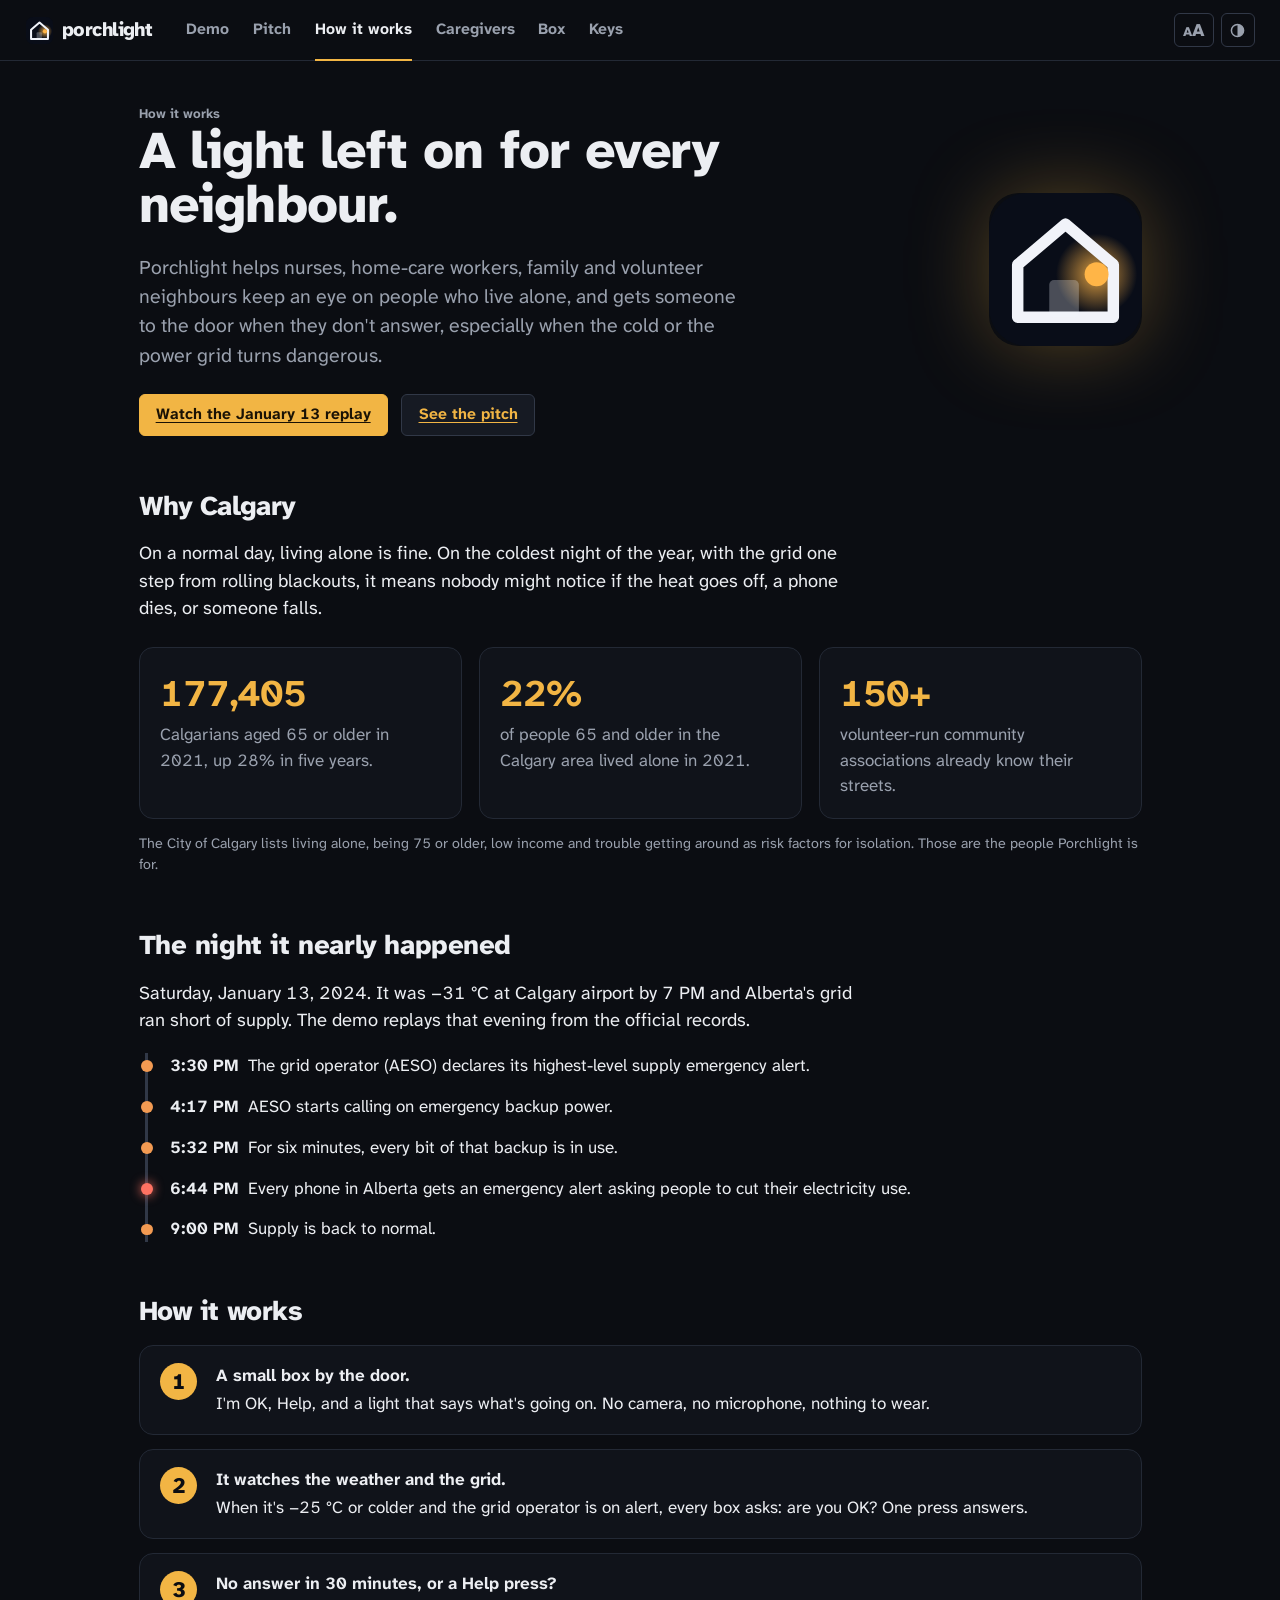
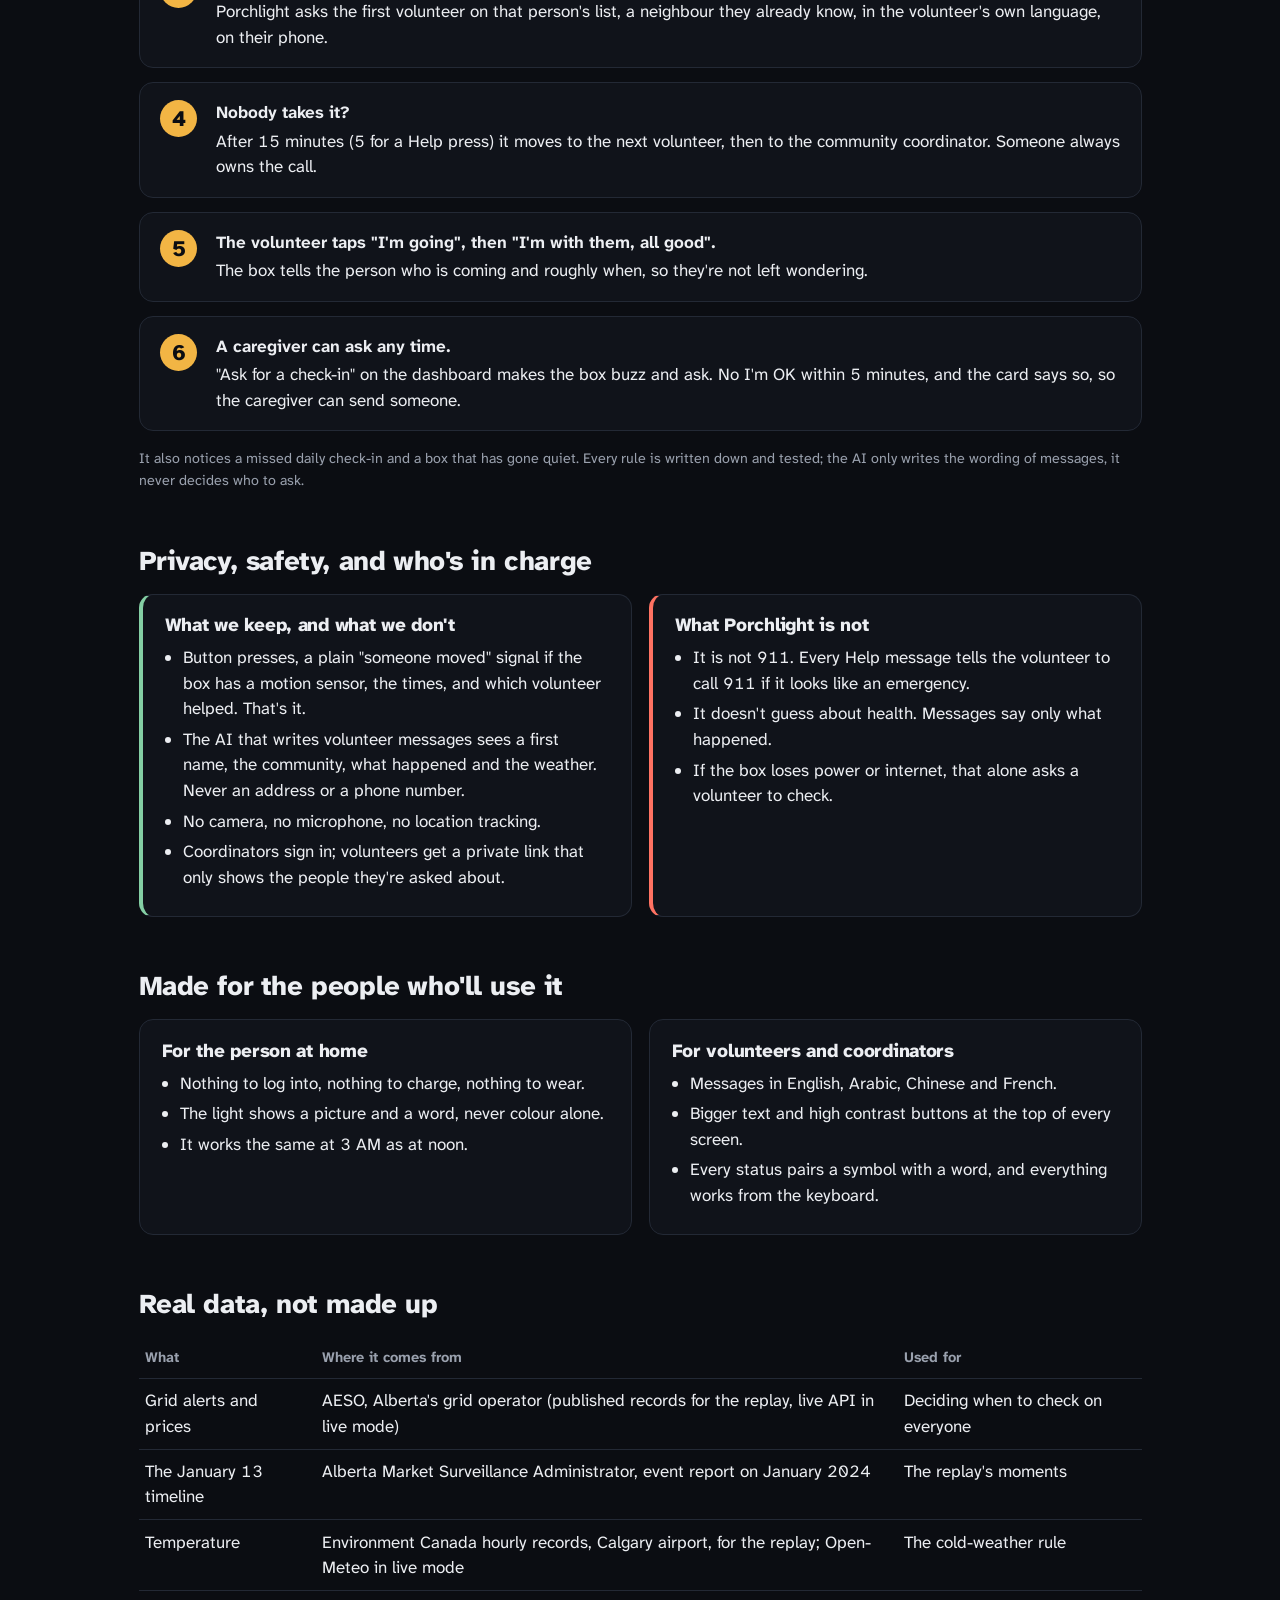
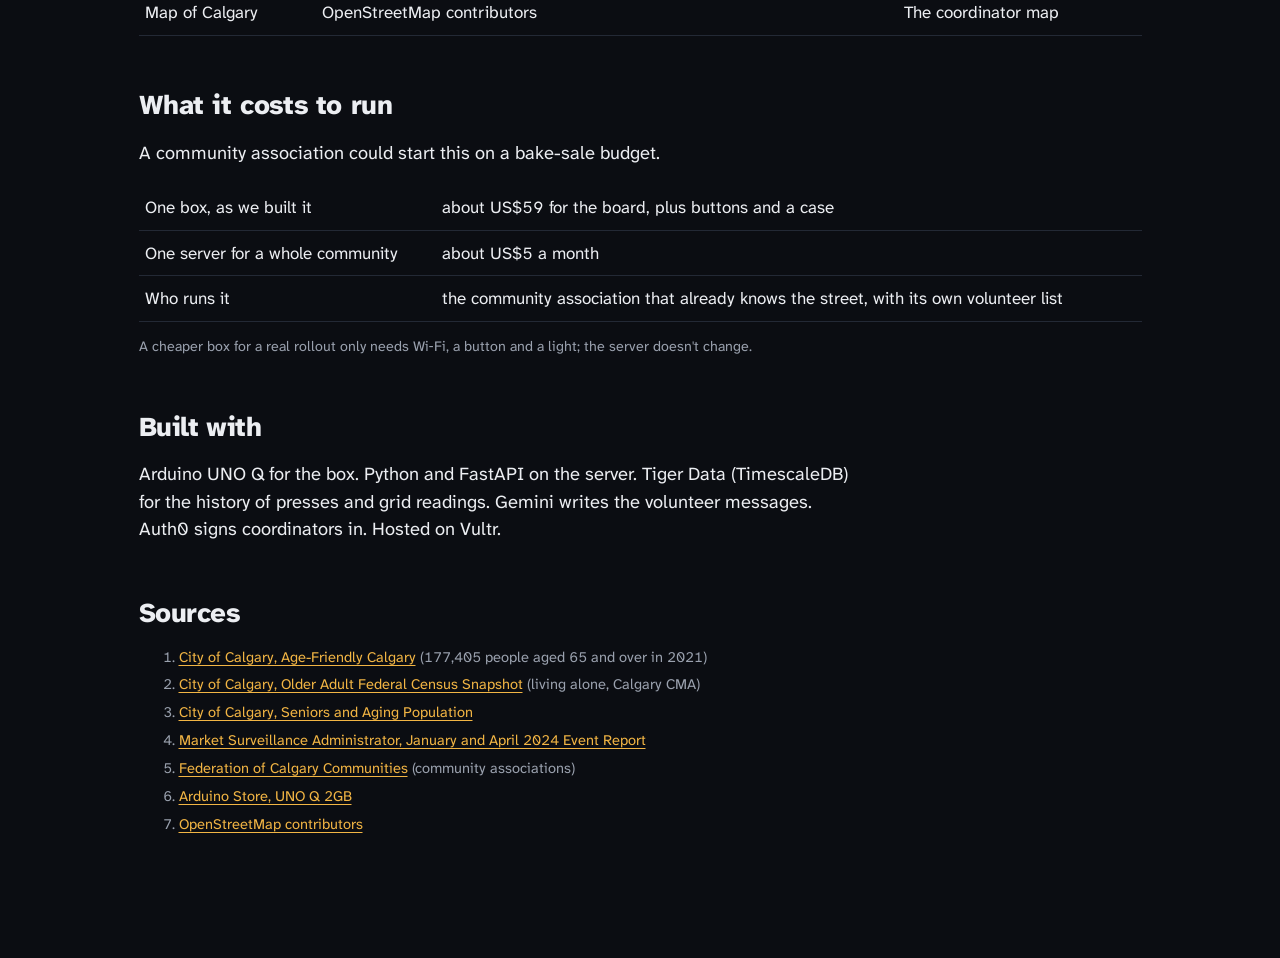
<file: web/about.html>
<!doctype html>
<html lang="en">
<head>
  <meta charset="utf-8">
  <meta name="viewport" content="width=device-width, initial-scale=1">
  <title>Porchlight · How it works</title>
  <meta name="description" content="Porchlight checks on older neighbours when Calgary gets dangerously cold or the power grid is in trouble, and asks a caregiver or a volunteer neighbour to check when someone doesn't answer.">
  <link rel="preconnect" href="https://fonts.googleapis.com">
  <link href="https://fonts.googleapis.com/css2?family=Atkinson+Hyperlegible+Next:wght@400;500;700;800&family=Atkinson+Hyperlegible+Mono:wght@400;700&display=swap" rel="stylesheet">
  <link rel="stylesheet" href="style.css">
  <link rel="icon" href="mark.svg" type="image/svg+xml">
  <style>
    .page { max-width: 62rem; margin: 0 auto; padding: 2.5rem 1.5rem 4rem; }
    .hero { display: grid; grid-template-columns: 1fr auto; gap: 2rem; align-items: center; margin-bottom: 3rem; }
    .hero h1 { font-size: clamp(2rem, 4.5vw, 3.1rem); line-height: 1.04; max-width: 18ch; }
    .hero p { font-size: 1.15rem; max-width: 46ch; color: var(--muted); }
    .hero .glow { width: 9rem; height: 9rem; border-radius: 30px; box-shadow: 0 0 5rem -0.5rem var(--amber-glow); }
    section { margin: 3.2rem 0; }
    section > h2 { font-size: 1.6rem; margin-bottom: 1rem; }
    .lead { font-size: 1.08rem; max-width: 60ch; }
    .stats { display: grid; grid-template-columns: repeat(3, 1fr); gap: 1rem; margin: 1.4rem 0 0.6rem; }
    .stat { background: var(--panel); border: 1px solid var(--line); border-radius: 14px; padding: 1.1rem 1.2rem; }
    .stat b { display: block; font-family: var(--display); font-size: 2.2rem; color: var(--amber); letter-spacing: -0.03em; }
    .stat span { color: var(--muted); }
    .steps { counter-reset: s; list-style: none; padding: 0; display: grid; gap: 0.8rem; }
    .steps li { counter-increment: s; display: grid; grid-template-columns: 2.4rem 1fr; gap: 0.9rem; align-items: start;
                background: var(--panel); border: 1px solid var(--line); border-radius: 14px; padding: 1rem 1.2rem; }
    .steps li::before { content: counter(s); font-family: var(--display); font-weight: 800; font-size: 1.3rem; color: var(--ink);
                        background: var(--amber); border-radius: 50%; width: 2.2rem; height: 2.2rem; display: grid; place-items: center; }
    .steps b { display: block; margin-bottom: 0.2rem; }
    .timeline { border-left: 3px solid var(--line-2); margin: 1rem 0 0 0.4rem; padding-left: 1.3rem; }
    .timeline div { position: relative; margin: 0 0 0.9rem; }
    .timeline div::before { content: ""; position: absolute; left: -1.75rem; top: 0.42rem; width: 0.7rem; height: 0.7rem; border-radius: 50%; background: var(--watch); }
    .timeline div.e::before { background: var(--coral); box-shadow: 0 0 0.6rem var(--coral); }
    .timeline time { font-weight: 700; margin-right: 0.5rem; }
    .two { display: grid; grid-template-columns: 1fr 1fr; gap: 1rem; }
    .card { background: var(--panel); border: 1px solid var(--line); border-radius: 14px; padding: 1.2rem 1.3rem; }
    .card h3 { font-size: 1.1rem; margin-bottom: 0.5rem; }
    .card ul { margin: 0; padding-left: 1.1rem; }
    .card li { margin: 0.3rem 0; }
    table { width: 100%; border-collapse: collapse; }
    th, td { text-align: left; padding: 0.55rem 0.4rem; border-bottom: 1px solid var(--line); vertical-align: top; }
    th { color: var(--muted); font-weight: 700; font-size: 0.85rem; }
    .promise { border-left: 4px solid var(--mint); }
    .warn { border-left: 4px solid var(--coral); }
    .sources { font-size: 0.86rem; color: var(--muted); }
    .sources li { margin: 0.35rem 0; }
    .cta { display: flex; gap: 0.8rem; flex-wrap: wrap; margin-top: 1.4rem; }
    @media (max-width: 760px) { .hero, .two, .stats { grid-template-columns: 1fr; } .hero .glow { display: none; } }
  </style>
</head>
<body>
  <nav id="nav"></nav>
  <main class="page" id="main">
    <header class="hero">
      <div>
        <div class="eyebrow">How it works</div>
        <h1>A light left on for every neighbour.</h1>
        <p>Porchlight helps nurses, home-care workers, family and volunteer neighbours keep an eye on people who live alone, and gets someone to the door when they don't answer, especially when the cold or the power grid turns dangerous.</p>
        <div class="cta"><a class="btn primary" href="/">Watch the January 13 replay</a><a class="btn" href="pitch.html">See the pitch</a></div>
      </div>
      <img class="glow" src="mark.svg" alt="" width="144" height="144">
    </header>

    <section aria-labelledby="h-why">
      <h2 id="h-why">Why Calgary</h2>
      <p class="lead">On a normal day, living alone is fine. On the coldest night of the year, with the grid one step from rolling blackouts, it means nobody might notice if the heat goes off, a phone dies, or someone falls.</p>
      <div class="stats">
        <div class="stat"><b>177,405</b><span>Calgarians aged 65 or older in 2021, up 28% in five years.</span></div>
        <div class="stat"><b>22%</b><span>of people 65 and older in the Calgary area lived alone in 2021.</span></div>
        <div class="stat"><b>150+</b><span>volunteer-run community associations already know their streets.</span></div>
      </div>
      <p class="muted small">The City of Calgary lists living alone, being 75 or older, low income and trouble getting around as risk factors for isolation. Those are the people Porchlight is for.</p>
    </section>

    <section aria-labelledby="h-night">
      <h2 id="h-night">The night it nearly happened</h2>
      <p class="lead">Saturday, January 13, 2024. It was −31 °C at Calgary airport by 7 PM and Alberta's grid ran short of supply. The demo replays that evening from the official records.</p>
      <div class="timeline">
        <div><time>3:30 PM</time>The grid operator (AESO) declares its highest-level supply emergency alert.</div>
        <div><time>4:17 PM</time>AESO starts calling on emergency backup power.</div>
        <div><time>5:32 PM</time>For six minutes, every bit of that backup is in use.</div>
        <div class="e"><time>6:44 PM</time>Every phone in Alberta gets an emergency alert asking people to cut their electricity use.</div>
        <div><time>9:00 PM</time>Supply is back to normal.</div>
      </div>
    </section>

    <section aria-labelledby="h-how">
      <h2 id="h-how">How it works</h2>
      <ol class="steps">
        <li><div><b>A small box by the door.</b>I'm OK, Help, and a light that says what's going on. No camera, no microphone, nothing to wear.</div></li>
        <li><div><b>It watches the weather and the grid.</b>When it's −25 °C or colder and the grid operator is on alert, every box asks: are you OK? One press answers.</div></li>
        <li><div><b>No answer in 30 minutes, or a Help press?</b>Porchlight asks the first volunteer on that person's list, a neighbour they already know, in the volunteer's own language, on their phone.</div></li>
        <li><div><b>Nobody takes it?</b>After 15 minutes (5 for a Help press) it moves to the next volunteer, then to the community coordinator. Someone always owns the call.</div></li>
        <li><div><b>The volunteer taps "I'm going", then "I'm with them, all good".</b>The box tells the person who is coming and roughly when, so they're not left wondering.</div></li>
        <li><div><b>A caregiver can ask any time.</b>"Ask for a check-in" on the dashboard makes the box buzz and ask. No I'm OK within 5 minutes, and the card says so, so the caregiver can send someone.</div></li>
      </ol>
      <p class="muted small">It also notices a missed daily check-in and a box that has gone quiet. Every rule is written down and tested; the AI only writes the wording of messages, it never decides who to ask.</p>
    </section>

    <section aria-labelledby="h-trust">
      <h2 id="h-trust">Privacy, safety, and who's in charge</h2>
      <div class="two">
        <div class="card promise">
          <h3>What we keep, and what we don't</h3>
          <ul>
            <li>Button presses, a plain "someone moved" signal if the box has a motion sensor, the times, and which volunteer helped. That's it.</li>
            <li>The AI that writes volunteer messages sees a first name, the community, what happened and the weather. Never an address or a phone number.</li>
            <li>No camera, no microphone, no location tracking.</li>
            <li>Coordinators sign in; volunteers get a private link that only shows the people they're asked about.</li>
          </ul>
        </div>
        <div class="card warn">
          <h3>What Porchlight is not</h3>
          <ul>
            <li>It is not 911. Every Help message tells the volunteer to call 911 if it looks like an emergency.</li>
            <li>It doesn't guess about health. Messages say only what happened.</li>
            <li>If the box loses power or internet, that alone asks a volunteer to check.</li>
          </ul>
        </div>
      </div>
    </section>

    <section aria-labelledby="h-access">
      <h2 id="h-access">Made for the people who'll use it</h2>
      <div class="two">
        <div class="card"><h3>For the person at home</h3><ul><li>Nothing to log into, nothing to charge, nothing to wear.</li><li>The light shows a picture and a word, never colour alone.</li><li>It works the same at 3 AM as at noon.</li></ul></div>
        <div class="card"><h3>For volunteers and coordinators</h3><ul><li>Messages in English, Arabic, Chinese and French.</li><li>Bigger text and high contrast buttons at the top of every screen.</li><li>Every status pairs a symbol with a word, and everything works from the keyboard.</li></ul></div>
      </div>
    </section>

    <section aria-labelledby="h-data">
      <h2 id="h-data">Real data, not made up</h2>
      <table>
        <thead><tr><th>What</th><th>Where it comes from</th><th>Used for</th></tr></thead>
        <tbody>
          <tr><td>Grid alerts and prices</td><td>AESO, Alberta's grid operator (published records for the replay, live API in live mode)</td><td>Deciding when to check on everyone</td></tr>
          <tr><td>The January 13 timeline</td><td>Alberta Market Surveillance Administrator, event report on January 2024</td><td>The replay's moments</td></tr>
          <tr><td>Temperature</td><td>Environment Canada hourly records, Calgary airport, for the replay; Open-Meteo in live mode</td><td>The cold-weather rule</td></tr>
          <tr><td>Map of Calgary</td><td>OpenStreetMap contributors</td><td>The coordinator map</td></tr>
        </tbody>
      </table>
    </section>

    <section aria-labelledby="h-cost">
      <h2 id="h-cost">What it costs to run</h2>
      <p class="lead">A community association could start this on a bake-sale budget.</p>
      <table>
        <tbody>
          <tr><td>One box, as we built it</td><td>about US$59 for the board, plus buttons and a case</td></tr>
          <tr><td>One server for a whole community</td><td>about US$5 a month</td></tr>
          <tr><td>Who runs it</td><td>the community association that already knows the street, with its own volunteer list</td></tr>
        </tbody>
      </table>
      <p class="muted small">A cheaper box for a real rollout only needs Wi‑Fi, a button and a light; the server doesn't change.</p>
    </section>

    <section aria-labelledby="h-built">
      <h2 id="h-built">Built with</h2>
      <p class="lead">Arduino UNO Q for the box. Python and FastAPI on the server. Tiger Data (TimescaleDB) for the history of presses and grid readings. Gemini writes the volunteer messages. Auth0 signs coordinators in. Hosted on Vultr.</p>
    </section>

    <section aria-labelledby="h-src">
      <h2 id="h-src">Sources</h2>
      <ol class="sources">
        <li><a href="https://www.calgary.ca/csps/cns/seniors/seniors-age-friendly-strategy.html">City of Calgary, Age-Friendly Calgary</a> (177,405 people aged 65 and over in 2021)</li>
        <li><a href="https://www-prd.calgary.ca/content/dam/www/csps/cns/documents/seniors/calgary-older-adult-federal-census-snapshot-AFC.pdf">City of Calgary, Older Adult Federal Census Snapshot</a> (living alone, Calgary CMA)</li>
        <li><a href="https://www.calgary.ca/research/seniors-aging-populations.html">City of Calgary, Seniors and Aging Population</a></li>
        <li><a href="https://www.albertamsa.ca/assets/Documents/January-and-April-2024-Event-Report.pdf">Market Surveillance Administrator, January and April 2024 Event Report</a></li>
        <li><a href="https://www.calgarycommunities.com">Federation of Calgary Communities</a> (community associations)</li>
        <li><a href="https://store-usa.arduino.cc/products/uno-q">Arduino Store, UNO Q 2GB</a></li>
        <li><a href="https://www.openstreetmap.org/copyright">OpenStreetMap contributors</a></li>
      </ol>
    </section>
  </main>
  <script src="nav.js"></script>
  <script>renderNav();</script>
</body>
</html>
</file>
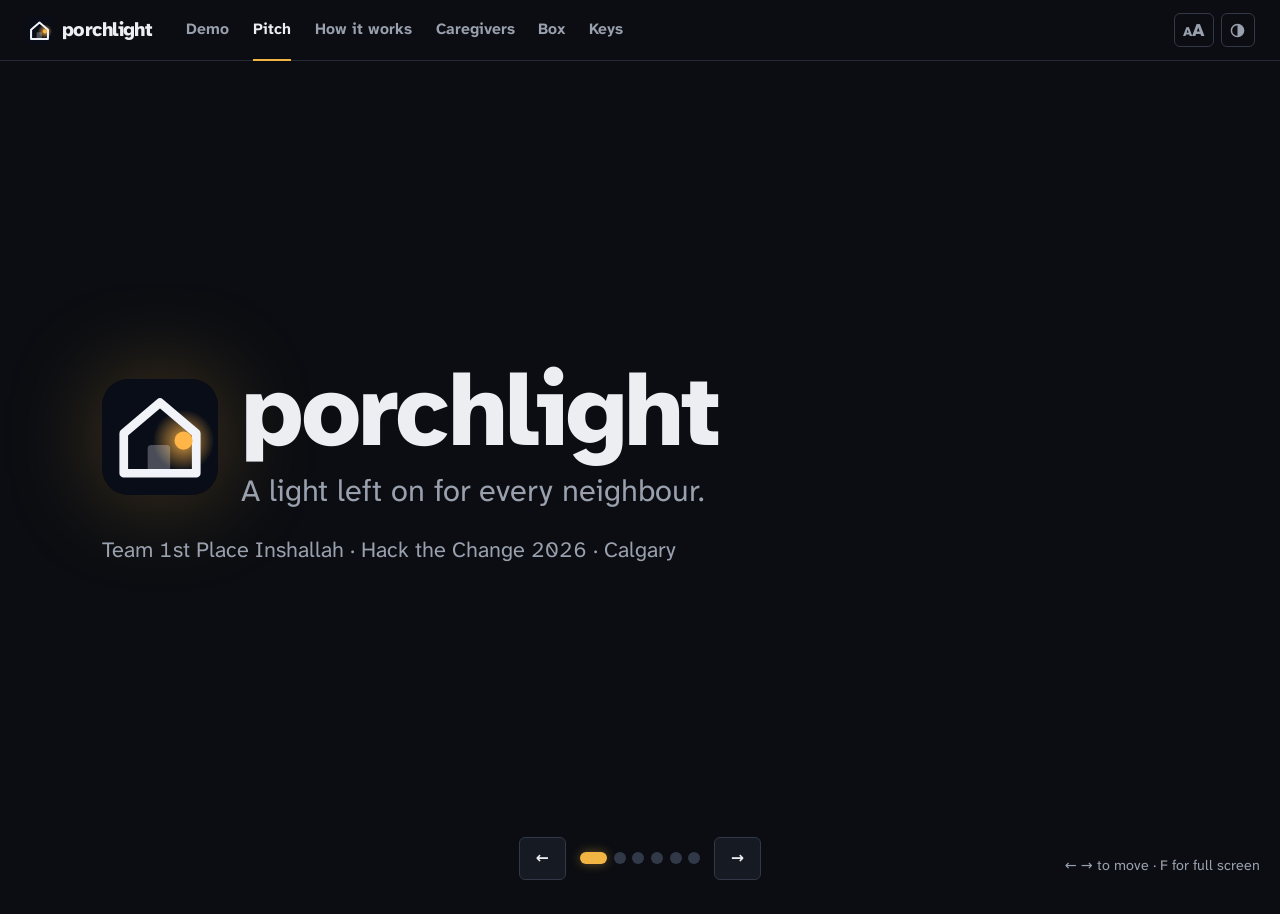
<file: web/pitch.html>
<!doctype html>
<html lang="en">
<head>
  <meta charset="utf-8">
  <meta name="viewport" content="width=device-width, initial-scale=1">
  <title>Porchlight · Pitch</title>
  <link rel="preconnect" href="https://fonts.googleapis.com">
  <link href="https://fonts.googleapis.com/css2?family=Atkinson+Hyperlegible+Next:wght@400;500;700;800&family=Atkinson+Hyperlegible+Mono:wght@400;700&display=swap" rel="stylesheet">
  <link rel="stylesheet" href="style.css">
  <link rel="icon" href="mark.svg" type="image/svg+xml">
  <style>
    body { overflow: hidden; }
    .deck { position: relative; height: calc(100vh - 3.6rem); }
    .slide { position: absolute; inset: 0; display: grid; align-content: center; padding: 3rem 8vw 5rem; gap: 1.2rem;
             opacity: 0; visibility: hidden; transform: translateY(14px); transition: opacity .35s ease, transform .45s cubic-bezier(.2,.8,.2,1), visibility 0s .35s; }
    .slide.on { opacity: 1; visibility: visible; transform: none; transition: opacity .35s ease, transform .45s cubic-bezier(.2,.8,.2,1); }
    .slide h1 { font-size: clamp(2.4rem, 5.6vw, 4.6rem); line-height: 1.02; max-width: 20ch; }
    .slide h2 { font-size: clamp(1.9rem, 4vw, 3.2rem); line-height: 1.05; max-width: 22ch; }
    .slide p { font-size: clamp(1.1rem, 1.7vw, 1.45rem); max-width: 44ch; color: var(--muted); margin: 0; }
    .slide .big { font-family: var(--display); font-weight: 800; color: var(--amber); font-size: clamp(3rem, 8vw, 6.5rem); letter-spacing: -0.04em; line-height: 1; }
    .title { justify-items: start; }
    .title .lockup { display: flex; align-items: center; gap: 1.4rem; }
    .title .lockup img { width: clamp(5rem, 9vw, 7.5rem); height: auto; border-radius: 26px; box-shadow: 0 0 6rem -0.6rem var(--amber-glow); }
    .title .wordmark { font-size: clamp(3.2rem, 8vw, 6.5rem); }
    .title .slogan { font-size: clamp(1.3rem, 2.4vw, 2rem); }
    .row { display: grid; grid-template-columns: repeat(3, 1fr); gap: 1.1rem; max-width: 70rem; }
    .tile { background: var(--panel); border: 1px solid var(--line); border-radius: 16px; padding: 1.3rem 1.4rem; }
    .tile b { font-family: var(--display); font-size: clamp(1.8rem, 3.2vw, 2.6rem); color: var(--amber); display: block; letter-spacing: -0.03em; }
    .tile span { color: var(--muted); font-size: 1.05rem; }
    .flow { display: flex; flex-wrap: wrap; align-items: center; gap: 0.7rem; max-width: 74rem; }
    .flow .node { background: var(--panel); border: 1px solid var(--line-2); border-radius: 14px; padding: 0.9rem 1.1rem; font-weight: 700; font-size: 1.1rem; }
    .flow .node small { display: block; color: var(--muted); font-weight: 400; font-size: 0.9rem; }
    .flow .node.hot { border-color: var(--amber); box-shadow: 0 0 1.6rem -0.5rem var(--amber-glow); }
    .flow .node.ok { border-color: var(--mint); }
    .flow i { color: var(--faint); font-style: normal; font-size: 1.4rem; }
    .alert { display: inline-flex; gap: 0.8rem; align-items: center; background: #2a1118; border: 1px solid var(--coral); color: #ffd3db;
             border-radius: 14px; padding: 0.8rem 1.1rem; font-weight: 700; max-width: 40rem; }
    .alert::before { content: "!"; display: grid; place-items: center; width: 1.8rem; height: 1.8rem; border-radius: 50%; background: var(--coral); color: var(--ink); font-weight: 800; flex: none; }
    .ticks { list-style: none; padding: 0; margin: 0; display: grid; gap: 0.6rem; font-size: clamp(1.05rem, 1.6vw, 1.3rem); max-width: 54rem; }
    .ticks li::before { content: "✓"; color: var(--mint); font-weight: 800; margin-right: 0.7rem; }
    .controls { position: fixed; bottom: 1.2rem; left: 0; right: 0; display: flex; justify-content: center; align-items: center; gap: 0.8rem; }
    .dots { display: flex; gap: 0.4rem; }
    .dots button { width: 0.7rem; height: 0.7rem; padding: 0; border-radius: 50%; border: none; background: var(--line-2); }
    .dots button[aria-current="true"] { background: var(--amber); box-shadow: 0 0 0.6rem var(--amber-glow); width: 1.6rem; border-radius: 99px; }
    .hint { position: fixed; right: 1.2rem; bottom: 1.4rem; }
    @media (prefers-reduced-motion: reduce) { .slide, .slide.on { transition: none; transform: none; } }
    @media (max-width: 760px) { body { overflow: auto; } .row { grid-template-columns: 1fr; } .hint { display: none; } }
  </style>
</head>
<body>
  <nav id="nav"></nav>
  <main class="deck" id="main" aria-roledescription="carousel" aria-label="Porchlight pitch">

    <section class="slide title" aria-roledescription="slide" aria-label="1 of 6">
      <div class="lockup"><img src="mark.svg" alt="" width="120" height="120">
        <div><div class="wordmark" aria-hidden="true">porchl<span class="i">i</span>ght</div><span class="sr-only">Porchlight</span>
        <div class="slogan">A light left on for every neighbour.</div></div></div>
      <p>Team 1st Place Inshallah · Hack the Change 2026 · Calgary</p>
    </section>

    <section class="slide" aria-roledescription="slide" aria-label="2 of 6">
      <div class="eyebrow">Saturday, January 13, 2024 · 6:44 PM · −31 °C in Calgary</div>
      <div class="alert">Every phone in Alberta: please cut your electricity use now.</div>
      <h2>An alert on your phone doesn't knock on anyone's door.</h2>
      <div class="row">
        <div class="tile"><b>177,405</b><span>Calgarians aged 65 or older</span></div>
        <div class="tile"><b>22%</b><span>of them in the Calgary area live alone</span></div>
        <div class="tile"><b>−31 °C</b><span>at Calgary airport by 7 PM, wind chill −40</span></div>
      </div>
    </section>

    <section class="slide" aria-roledescription="slide" aria-label="3 of 6">
      <div class="eyebrow">The idea</div>
      <h2>A box by the door, with people behind it.</h2>
      <div class="flow" role="list">
        <div class="node" role="listitem">Grid on alert<small>AESO, live</small></div><i aria-hidden="true">+</i>
        <div class="node" role="listitem">−25 °C or colder<small>Environment Canada</small></div><i aria-hidden="true">→</i>
        <div class="node hot" role="listitem">Every box asks<small>"Are you OK?"</small></div><i aria-hidden="true">→</i>
        <div class="node" role="listitem">No answer in 30 min<small>or a Help press</small></div><i aria-hidden="true">→</i>
        <div class="node" role="listitem">A caregiver or volunteer is asked<small>in their language</small></div><i aria-hidden="true">→</i>
        <div class="node ok" role="listitem">"I'm with them"<small>the box shows who's coming</small></div>
      </div>
      <p>No one answers? It moves to the next volunteer, then the community coordinator. Someone always owns the call.</p>
    </section>

    <section class="slide" aria-roledescription="slide" aria-label="4 of 6">
      <div class="eyebrow">Live demo</div>
      <h2>Let's replay that night, minute by minute, from the grid operator's own records.</h2>
      <p>The real box is on the table. The screen shows the same thing for anyone watching online.</p>
      <div><a class="btn primary" href="/" style="font-size:1.15rem;padding:0.8rem 1.4rem">Open the replay</a></div>
    </section>

    <section class="slide" aria-roledescription="slide" aria-label="5 of 6">
      <div class="eyebrow">Why it works</div>
      <h2>Real data, simple rules, people already on the street.</h2>
      <ul class="ticks">
        <li>Grid data from AESO, temperatures from Environment Canada, and the official report on January 13. Nothing made up.</li>
        <li>Rules a person can read: the AI only writes the words, never decides who to ask.</li>
        <li>No camera, no microphone. The AI never sees an address or a phone number.</li>
        <li>Nothing to log into at home; bigger text, high contrast and four languages for the people who respond.</li>
        <li>About US$59 a box and US$5 a month for a whole community, run by the 150+ community associations Calgary already has.</li>
      </ul>
    </section>

    <section class="slide" aria-roledescription="slide" aria-label="6 of 6">
      <div class="lockup" style="display:flex;align-items:center;gap:1rem"><img src="mark.svg" alt="" width="72" height="72" style="border-radius:18px">
        <div class="slogan" style="font-size:clamp(1.3rem,2.4vw,2rem)">A light left on for every neighbour.</div></div>
      <h2>Next: one community association, one winter.</h2>
      <p>Built with Arduino UNO Q, FastAPI, Tiger Data, Gemini, Auth0 and Vultr. Thank you. We'd love your questions.</p>
      <div><a class="btn" href="about.html">How it works, with sources</a></div>
    </section>
  </main>

  <div class="controls">
    <button class="btn" id="prev" aria-label="Previous slide">←</button>
    <div class="dots" id="dots"></div>
    <button class="btn" id="next" aria-label="Next slide">→</button>
  </div>
  <div class="hint small muted">← → to move · F for full screen</div>
  <div class="sr-only" aria-live="polite" id="said"></div>

  <script src="nav.js"></script>
  <script>
    renderNav();
    const slides = [...document.querySelectorAll(".slide")];
    const dots = document.getElementById("dots");
    slides.forEach((_, i) => {
      const b = document.createElement("button");
      b.setAttribute("aria-label", `Slide ${i + 1}`);
      b.onclick = () => go(i);
      dots.appendChild(b);
    });
    let at = 0;
    function go(i) {
      at = Math.max(0, Math.min(slides.length - 1, i));
      slides.forEach((s, j) => { s.classList.toggle("on", j === at); s.inert = j !== at; });
      [...dots.children].forEach((d, j) => d.setAttribute("aria-current", j === at));
      document.getElementById("said").textContent = `Slide ${at + 1} of ${slides.length}`;
      history.replaceState(null, "", "#" + (at + 1));
    }
    document.getElementById("prev").onclick = () => go(at - 1);
    document.getElementById("next").onclick = () => go(at + 1);
    addEventListener("keydown", e => {
      if (e.target.closest("input, textarea")) return;
      if (["ArrowRight", "PageDown", " "].includes(e.key)) { e.preventDefault(); go(at + 1); }
      if (["ArrowLeft", "PageUp"].includes(e.key)) { e.preventDefault(); go(at - 1); }
      if (e.key === "Home") go(0);
      if (e.key === "End") go(slides.length - 1);
      if (e.key === "f" || e.key === "F") document.fullscreenElement ? document.exitFullscreen() : document.documentElement.requestFullscreen?.();
    });
    go((parseInt(location.hash.slice(1)) || 1) - 1);
  </script>
</body>
</html>
</file>
<file: web/style.css>
/* Porchlight. One warm light on a dark street: amber is the porch light and the
   only accent. Atkinson Hyperlegible was drawn for readers with low vision,
   which is who this is for, so it carries everything; the Mono sets times. */
:root {
  --ink: #0b0d12;
  --surface: #10131a;
  --raised: #161a23;
  --rule: #232935;
  --rule-2: #313847;
  --text: #eceef2;
  --muted: #9aa1ae;
  --faint: #636a78;
  --light: #f2b544;
  --light-soft: rgba(242, 181, 68, 0.13);
  --ok: #84cfa4;
  --alert: #ff7262;
  --alert-soft: rgba(255, 114, 98, 0.12);
  --sky: #8fb8e8;
  /* older names still used by a few pages */
  --ink-2: var(--surface); --panel: var(--surface); --panel-2: var(--raised); --line: var(--rule); --line-2: var(--rule-2);
  --amber: var(--light); --amber-glow: rgba(242, 181, 68, 0.4); --mint: var(--ok); --coral: var(--alert);
  --watch: #f29a52; --help: var(--alert);
  --radius: 6px;
  --body: "Atkinson Hyperlegible Next", "Atkinson Hyperlegible", system-ui, sans-serif;
  --display: var(--body);
  --mono: "Atkinson Hyperlegible Mono", ui-monospace, "Cascadia Mono", monospace;
  --ease: cubic-bezier(0.2, 0.7, 0.2, 1);
}

* { box-sizing: border-box; }
[hidden] { display: none !important; }
html { font-size: 106.25%; }               /* 17px: readable on a projector */
body { margin: 0; background: var(--ink); color: var(--text); font-family: var(--body); line-height: 1.5; font-variant-numeric: tabular-nums; }
h1, h2, h3 { font-family: var(--body); font-weight: 800; letter-spacing: -0.015em; margin: 0; line-height: 1.15; }
a { color: var(--light); text-underline-offset: 3px; }
button { font: inherit; color: inherit; cursor: pointer; }
:focus-visible { outline: 2px solid var(--light); outline-offset: 2px; border-radius: 4px; }
.muted { color: var(--muted); }
.small { font-size: 0.84rem; }
.mono { font-family: var(--mono); }
.eyebrow { font-size: 0.78rem; color: var(--muted); font-weight: 700; }
.sr-only { position: absolute; width: 1px; height: 1px; overflow: hidden; clip: rect(0 0 0 0); }

/* ---- top navigation ---- */
.nav { display: flex; align-items: center; gap: 2rem; padding: 0 1.5rem; height: 3.6rem; border-bottom: 1px solid var(--rule);
       background: var(--ink); position: sticky; top: 0; z-index: 1000; }
.brand { display: flex; align-items: center; gap: 0.55rem; text-decoration: none; color: var(--text); }
.brand .mark { width: 1.6rem; height: 1.6rem; display: block; }
.wordmark { font-weight: 800; font-size: 1.15rem; letter-spacing: -0.03em; line-height: 1; }
.wordmark.big { font-size: 2.2rem; }
.slogan { color: var(--muted); font-size: 1rem; margin-top: 0.3rem; }
.introbrand { display: flex; align-items: center; gap: 0.9rem; margin-bottom: 1.4rem; }
.skip { position: absolute; left: 0.75rem; top: -3rem; background: var(--light); color: var(--ink); padding: 0.45rem 0.8rem; border-radius: 6px; font-weight: 700; z-index: 2000; }
.skip:focus { top: 0.6rem; }
.nav .links { display: flex; gap: 1.4rem; height: 100%; }
.nav .links a { color: var(--muted); text-decoration: none; font-weight: 700; font-size: 0.92rem; display: flex; align-items: center; white-space: nowrap;
                border-bottom: 2px solid transparent; margin-bottom: -1px; transition: color 0.15s; }
.nav .links a:hover { color: var(--text); }
.nav .links a[aria-current="page"] { color: var(--text); border-bottom-color: var(--light); }
.nav .right { margin-left: auto; display: flex; gap: 0.4rem; align-items: center; }
.readset { display: inline-flex; align-items: center; justify-content: center; min-width: 2rem; min-height: 2rem; border: 1px solid var(--rule-2);
           background: transparent; border-radius: 6px; padding: 0 0.45rem; font-weight: 800; font-size: 0.78rem; color: var(--muted); }
.readset:hover { color: var(--text); border-color: var(--muted); }
.readset > span > span { font-size: 1.05rem; }
.readset[aria-pressed="true"] { color: var(--ink); background: var(--light); border-color: var(--light); }
/* Reading settings, chosen by the person and remembered in this browser. */
html.big-text { font-size: 125%; }
html.contrast { --text: #fff; --muted: #d8dce6; --faint: #aeb5c4; --rule: #8590a8; --rule-2: #b9c1d6; --surface: #000; --raised: #0b0b0b; --ink: #000; }

.topbar { display: flex; justify-content: space-between; align-items: center; gap: 0.7rem; padding: 0.8rem 1.5rem; border-bottom: 1px solid var(--rule); }

/* ---- buttons ---- */
.btn { display: inline-flex; align-items: center; justify-content: center; gap: 0.45rem; min-height: 2.5rem; background: var(--raised);
       border: 1px solid var(--rule-2); border-radius: var(--radius); padding: 0.45rem 0.95rem; font-weight: 700; font-size: 0.92rem;
       transition: border-color 0.15s, background 0.15s, transform 0.08s; }
.btn:hover { border-color: var(--muted); background: #1c212c; }
.btn:active { transform: translateY(1px); }
.btn.primary { background: var(--light); color: #1a1205; border-color: var(--light); }
.btn.primary:hover { background: #f7c464; border-color: #f7c464; }
.btn.danger { background: var(--alert); color: #1d0705; border-color: var(--alert); }
.btn.ghost { background: transparent; }
.btn[aria-pressed="true"] { border-color: var(--light); color: var(--light); }
.btn:disabled { opacity: 0.45; cursor: default; transform: none; }
.seg { display: inline-flex; border: 1px solid var(--rule-2); border-radius: var(--radius); overflow: hidden; }
.seg button { background: transparent; border: none; min-height: 2.5rem; padding: 0 0.8rem; font: 700 0.86rem var(--mono); color: var(--muted); }
.seg button + button { border-left: 1px solid var(--rule); }
.seg button:hover { color: var(--text); }
.seg button[aria-pressed="true"] { background: var(--light-soft); color: var(--light); }
.chip { display: inline-flex; align-items: center; gap: 0.4rem; font-size: 0.8rem; color: var(--muted); white-space: nowrap; text-decoration: none; }
.chip::before { content: ""; width: 0.45rem; height: 0.45rem; border-radius: 50%; background: var(--faint); }
.chip.on { color: var(--text); }
.chip.on::before { background: var(--ok); }
.chip.bad::before { background: var(--alert); }
.banner { border-bottom: 1px solid var(--rule); color: var(--light); padding: 0.5rem 1.5rem; font-size: 0.86rem; background: var(--surface); }
.banner.error { color: var(--alert); }

/* status words always carry a symbol, never colour alone */
.status { display: inline-flex; align-items: center; gap: 0.4rem; font-weight: 700; }
.status::before { font-family: var(--mono); font-weight: 700; }
.status.ok { color: var(--ok); }          .status.ok::before { content: "✓"; }
.status.asked { color: var(--light); }    .status.asked::before { content: "?"; }
.status.waiting { color: var(--muted); }  .status.waiting::before { content: "·"; }
.status.alert { color: var(--alert); }    .status.alert::before { content: "!"; }
.status.help { color: var(--alert); }     .status.help::before { content: "!"; }
.status.visitor { color: var(--light); }  .status.visitor::before { content: "→"; }
.level { font-weight: 800; }
.level.normal { color: var(--ok); }
.level.watch { color: var(--watch); }
.level.alert, .level.emergency { color: var(--alert); }

/* ---- the map and its pins (map.js) ---- */
.mapframe { position: relative; border: 1px solid var(--rule); border-radius: 10px; overflow: hidden; background: #0d1117; }
.mapframe .leaflet-container { height: 100%; background: #0d1117; font: inherit; }
.mapframe .leaflet-tile-pane { filter: invert(1) hue-rotate(190deg) brightness(0.78) contrast(0.92) saturate(0.25); }
.pin { position: relative; width: 28px; height: 28px; --c: var(--ok); }
.pin .dot { position: absolute; inset: 4px; display: grid; place-items: center; border-radius: 50%; font: 700 11px var(--mono);
            background: var(--ink); color: var(--c); border: 2px solid var(--c); transition: transform 0.2s var(--ease); }
.pin.ok .dot { background: var(--c); color: var(--ink); }
.pin .ring { position: absolute; inset: 0; border-radius: 50%; border: 2px solid var(--c); opacity: 0; pointer-events: none; }
.pin.asked .ring, .pin.alert .ring, .pin.help .ring { animation: ring 1.8s var(--ease) infinite; }
@keyframes ring { 0% { opacity: 0.8; transform: scale(0.7); } 100% { opacity: 0; transform: scale(1.9); } }
.pin .tag { position: absolute; left: 30px; top: 50%; transform: translateY(-50%); white-space: nowrap; padding: 0.15rem 0.45rem;
            background: rgba(11, 13, 18, 0.88); border-radius: 4px; line-height: 1.25; pointer-events: none; }
.pin.above .tag { left: 50%; top: auto; bottom: 30px; transform: translateX(-50%); }
.pin .tag b { display: block; color: var(--text); font-size: 0.82rem; }
.pin .tag small { display: block; color: var(--c); font-size: 0.72rem; font-weight: 700; }
.pin.waiting { --c: var(--faint); } .pin.asked, .pin.visitor { --c: var(--light); } .pin.alert, .pin.help { --c: var(--alert); }
.pin.sel .dot { transform: scale(1.25); box-shadow: 0 0 0 3px var(--ink), 0 0 0 5px var(--text); }
.leaflet-container a { color: var(--sky); }
.leaflet-control-attribution { background: rgba(11, 13, 18, 0.8) !important; color: var(--faint); font-size: 0.66rem; }
.leaflet-bar { border: 1px solid var(--rule-2) !important; }
.leaflet-bar a { background: var(--raised); color: var(--text); border-color: var(--rule) !important; }
.leaflet-bar a:hover { background: var(--rule); }
.pop-wrap .leaflet-popup-content-wrapper, .pop-wrap .leaflet-popup-tip { background: var(--raised); color: var(--text); border: 1px solid var(--rule-2); border-radius: 8px; box-shadow: 0 10px 30px rgba(0,0,0,0.5); }
.pop-wrap .leaflet-popup-content { margin: 0.8rem 0.9rem; font: inherit; min-width: 180px; }
.pop b { display: block; font-size: 1.02rem; }
.pop span { color: var(--muted); font-size: 0.82rem; }
.pop p { margin: 0.45rem 0 0; }
.pop .btn { width: 100%; margin-top: 0.7rem; }
.pop-note { font-weight: 700; font-size: 0.86rem; }
.pop-note.asked { color: var(--light); } .pop-note.ok { color: var(--ok); } .pop-note.alert { color: var(--alert); }

/* ---- the box (used on the demo screen and the box page) ---- */
.boxbody { background: #e9e1d2; color: #2b2116; border-radius: 18px; padding: 1rem;
           box-shadow: 0 1px 0 rgba(255,255,255,0.5) inset, 0 -5px 0 rgba(0, 0, 0, 0.14) inset, 0 18px 40px rgba(0, 0, 0, 0.45); }
.boxbody.buzz { animation: buzz 0.08s linear 9; }
@keyframes buzz { 25% { transform: translate(-3px, 1px) rotate(-0.4deg); } 75% { transform: translate(3px, -1px) rotate(0.4deg); } }
.screen { background: #0c0e12; border-radius: 10px; padding: 0.85rem; }
.matrix { display: grid; grid-template-columns: repeat(13, 1fr); gap: 3px; }
.matrix i { aspect-ratio: 1; border-radius: 50%; background: #1b1f27; transition: background 0.15s; }
.matrix i.on { background: var(--light); box-shadow: 0 0 6px 1px var(--amber-glow); }
.screen .line { min-height: 2.6rem; margin-top: 0.7rem; color: var(--text); font-size: 0.98rem; text-align: center; font-weight: 700; line-height: 1.3; }
.presses { display: grid; grid-template-columns: 1fr 1fr; gap: 0.9rem; margin-top: 1rem; }
.press { border: none; border-radius: 50%; aspect-ratio: 1; font-weight: 800; font-size: 1.2rem;
         box-shadow: 0 6px 0 rgba(0, 0, 0, 0.3); transition: transform 0.06s, box-shadow 0.06s; }
.press:active { transform: translateY(5px); box-shadow: 0 1px 0 rgba(0, 0, 0, 0.3); }
.press.ok { background: #2f9a63; color: #fff; }
.press.help { background: #cf3b3b; color: #fff; }
.press.nudge { animation: nudge 1.4s ease-in-out infinite; }
@keyframes nudge { 50% { box-shadow: 0 6px 0 rgba(0, 0, 0, 0.3), 0 0 0 9px rgba(242, 181, 68, 0.5); } }

@media (max-width: 760px) {
  .nav { gap: 1rem; padding: 0 1rem; height: auto; min-height: 3.2rem; flex-wrap: wrap; }
  .nav .links { gap: 1rem; overflow-x: auto; height: 3rem; order: 3; flex-basis: 100%; }
}
@media (prefers-reduced-motion: reduce) { * { animation: none !important; transition: none !important; } }

.topright { margin-left: auto; display: flex; align-items: center; gap: 0.6rem; }
#reading { display: inline-flex; gap: 0.4rem; }
</file>
